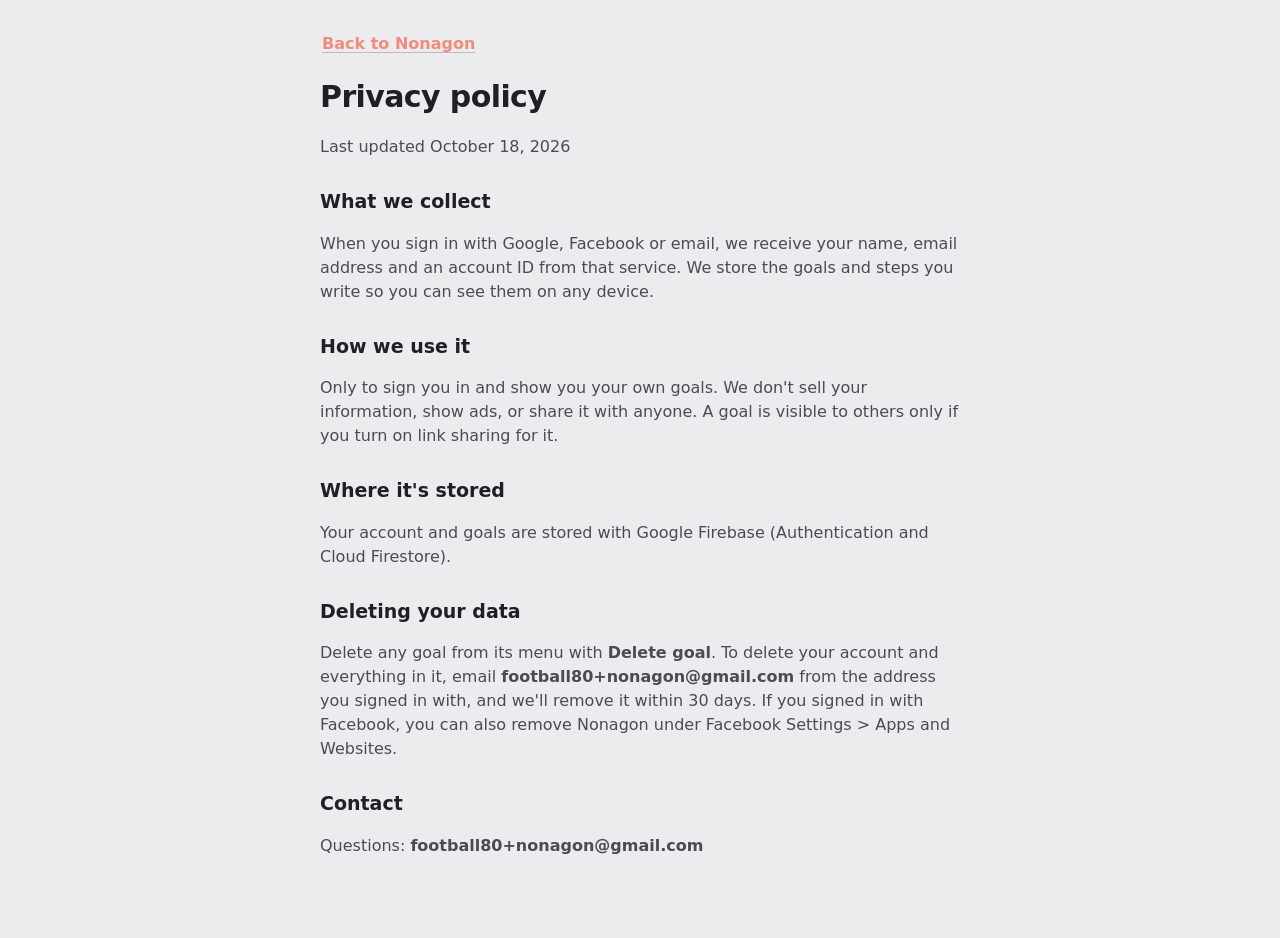
<file: public/privacy.html>
<!doctype html>
<html lang="en">
<head>
  <meta charset="utf-8">
  <meta name="viewport" content="width=device-width, initial-scale=1">
  <title>Nonagon privacy policy</title>
  <link rel="stylesheet" href="css/app.css">
  <style>
    .policy { max-width: 680px; margin: 0 auto; padding: 32px 20px 64px; }
    .policy h1 { font-size: 30px; letter-spacing: -0.02em; margin: 18px 0 4px; }
    .policy h2 { font-size: 19px; margin: 28px 0 6px; }
    .policy p, .policy li { color: var(--ink-2); }
  </style>
</head>
<body>
  <main class="policy">
    <a class="link" href="./">Back to Nonagon</a>
    <h1>Privacy policy</h1>
    <p>Last updated October 18, 2026</p>

    <h2>What we collect</h2>
    <p>When you sign in with Google, Facebook or email, we receive your name, email address and an account ID from that service. We store the goals and steps you write so you can see them on any device.</p>

    <h2>How we use it</h2>
    <p>Only to sign you in and show you your own goals. We don't sell your information, show ads, or share it with anyone. A goal is visible to others only if you turn on link sharing for it.</p>

    <h2>Where it's stored</h2>
    <p>Your account and goals are stored with Google Firebase (Authentication and Cloud Firestore).</p>

    <h2>Deleting your data</h2>
    <p>Delete any goal from its menu with <strong>Delete goal</strong>. To delete your account and everything in it, email <strong>football80+nonagon@gmail.com</strong> from the address you signed in with, and we'll remove it within 30 days. If you signed in with Facebook, you can also remove Nonagon under Facebook Settings &gt; Apps and Websites.</p>

    <h2>Contact</h2>
    <p>Questions: <strong>football80+nonagon@gmail.com</strong></p>
  </main>
</body>
</html>
</file>
<file: public/css/app.css>
/* Nonagon: calm, premium goal grids.
   Neutral greys so any accent works; the accent marks the open square. Gold marks progress.
   The accent (--moss, --moss-2, --moss-ink) is set from Settings by js/settings.js;
   --step tints the surrounding squares with it. */
:root {
  --font: 'Hanken Grotesk', ui-sans-serif, system-ui, -apple-system, 'Segoe UI', sans-serif;
  --fog: #ECECEE;
  --fog-2: #E2E2E6;
  --paper: #FFFFFF;
  --ink: #1F2024;
  --ink-2: #4A4C54;
  --mute: #77787F;
  --line: rgba(30, 32, 40, 0.13);
  --line-2: rgba(30, 32, 40, 0.24);
  --block: rgba(30, 32, 40, 0.055);
  --moss: #F08C7B;
  --moss-2: #E47C6A;
  --moss-ink: #3A1D17;
  --step: color-mix(in srgb, var(--moss) 12%, var(--paper));
  --brass: #C2923E;
  --brass-2: #E0BC72;
  --brass-soft: #F5EBD6;
  --danger: #B4443A;
  --shadow-tile: 0 1px 0 rgba(255, 255, 255, 0.7) inset, 0 1px 2px rgba(20, 22, 30, 0.07), 0 6px 18px -10px rgba(20, 22, 30, 0.25);
  --shadow-float: 0 1px 2px rgba(20, 22, 30, 0.08), 0 18px 40px -18px rgba(20, 22, 30, 0.38);
  --glass: rgba(255, 255, 255, 0.82);
  --ease: cubic-bezier(0.2, 0.7, 0.2, 1);
  --spring: cubic-bezier(0.34, 1.4, 0.5, 1);
  --top: calc(64px + env(safe-area-inset-top));
  color-scheme: light;
}
@media (prefers-color-scheme: dark) {
  :root:not([data-theme="light"]) {
    --fog: #141518; --fog-2: #1B1C20; --paper: #212328; --ink: #E7E8EB; --ink-2: #B9BBC2; --mute: #8A8C94;
    --line: rgba(230, 232, 240, 0.1); --line-2: rgba(230, 232, 240, 0.2); --block: rgba(230, 232, 240, 0.04);
    --brass: #D6AA5C; --brass-2: #E6C688; --brass-soft: #3A3324;
    --danger: #E58377; --glass: rgba(33, 35, 40, 0.84);
    --step: color-mix(in srgb, var(--moss) 14%, var(--paper));
    --shadow-tile: 0 1px 0 rgba(255, 255, 255, 0.04) inset, 0 1px 2px rgba(0, 0, 0, 0.3), 0 8px 20px -12px rgba(0, 0, 0, 0.6);
    --shadow-float: 0 1px 2px rgba(0, 0, 0, 0.4), 0 18px 40px -18px rgba(0, 0, 0, 0.8);
    color-scheme: dark;
  }
}
:root[data-theme="dark"] {
  --fog: #141518; --fog-2: #1B1C20; --paper: #212328; --ink: #E7E8EB; --ink-2: #B9BBC2; --mute: #8A8C94;
  --line: rgba(230, 232, 240, 0.1); --line-2: rgba(230, 232, 240, 0.2); --block: rgba(230, 232, 240, 0.04);
  --brass: #D6AA5C; --brass-2: #E6C688; --brass-soft: #3A3324;
  --danger: #E58377; --glass: rgba(33, 35, 40, 0.84);
  --step: color-mix(in srgb, var(--moss) 14%, var(--paper));
  --shadow-tile: 0 1px 0 rgba(255, 255, 255, 0.04) inset, 0 1px 2px rgba(0, 0, 0, 0.3), 0 8px 20px -12px rgba(0, 0, 0, 0.6);
  --shadow-float: 0 1px 2px rgba(0, 0, 0, 0.4), 0 18px 40px -18px rgba(0, 0, 0, 0.8);
  color-scheme: dark;
}

* { box-sizing: border-box; }
html, body { height: 100%; }
body {
  margin: 0;
  background: var(--fog);
  color: var(--ink);
  font-family: var(--font);
  font-size: 16px;
  line-height: 1.5;
  -webkit-font-smoothing: antialiased;
  -webkit-tap-highlight-color: transparent;
}
button, input, textarea { font: inherit; color: inherit; }
button { cursor: pointer; }
:focus-visible { outline: 2px solid var(--brass); outline-offset: 2px; }
.sr-only { position: absolute; width: 1px; height: 1px; overflow: hidden; clip: rect(0 0 0 0); white-space: nowrap; }
[hidden] { display: none !important; }
svg { flex: none; }

.screen { min-height: 100%; }
.screen.active { animation: screen-in 0.45s var(--ease); }
@keyframes screen-in { from { opacity: 0; } }
.center-screen { display: grid; place-items: center; min-height: 100dvh; padding: 24px 16px; }

.mark-bg { fill: var(--moss); }
.mark-cells rect { fill: var(--moss-ink); opacity: 0.55; }
.mark-core { fill: var(--paper); }
.mark-cells rect { fill: var(--moss-ink); opacity: 0.45; }
.pulse-mark { animation: pulse 1.4s ease-in-out infinite; }
@keyframes pulse { 50% { transform: scale(0.92); opacity: 0.7; } }

.brand { display: flex; align-items: center; gap: 10px; font-weight: 700; font-size: 18px; letter-spacing: -0.01em; }

/* ---------- buttons ---------- */
.btn {
  display: inline-flex; align-items: center; justify-content: center; gap: 8px;
  min-height: 44px; padding: 0 18px; border-radius: 12px; border: 1px solid transparent;
  background: var(--paper); color: var(--ink); font-weight: 600; font-size: 15px; text-decoration: none;
  transition: transform 0.15s var(--ease), background 0.2s, border-color 0.2s, opacity 0.2s;
}
.btn:active { transform: scale(0.97); }
.btn:disabled { opacity: 0.45; cursor: default; transform: none; }
.btn.primary { background: var(--moss); color: var(--moss-ink); }
.btn.primary:hover:not(:disabled) { background: var(--moss-2); }
.btn.ghost { background: transparent; border-color: var(--line-2); }
.btn.ghost:hover:not(:disabled) { background: var(--block); }
.btn.danger { background: var(--danger); color: #fff; }
.btn.danger-text { color: var(--danger); }
.btn.wide { width: 100%; }
.btn.busy { pointer-events: none; opacity: 0.7; }
.btn.busy::after { content: ''; width: 14px; height: 14px; border-radius: 50%; border: 2px solid currentColor; border-right-color: transparent; animation: spin 0.7s linear infinite; }
@keyframes spin { to { transform: rotate(360deg); } }
.link { background: none; border: 0; padding: 6px 2px; color: var(--moss); font-weight: 600; text-decoration: underline; text-underline-offset: 3px; text-decoration-color: var(--line-2); }
.link:hover { text-decoration-color: currentColor; }
.icon-btn { width: 44px; height: 44px; display: grid; place-items: center; border-radius: 12px; border: 0; background: transparent; }
.icon-btn:hover { background: var(--block); }
.icon-btn svg, .dock-btn svg, .menu svg, .account svg { width: 20px; height: 20px; fill: none; stroke: currentColor; stroke-width: 1.6; stroke-linecap: round; stroke-linejoin: round; }
.icon-btn svg circle { fill: currentColor; stroke: none; }

/* ---------- auth ---------- */
.auth-wrap { min-height: 100dvh; display: grid; grid-template-columns: 1fr; }
.auth-hero { display: grid; place-items: center; padding: calc(28px + env(safe-area-inset-top)) 16px 4px; }
.hero-grid {
  --g: min(72vw, 300px);
  width: var(--g); height: var(--g);
  display: grid; grid-template-columns: repeat(3, 1fr); gap: calc(var(--g) * 0.03);
}
.hero-grid .hb { display: grid; grid-template-columns: repeat(3, 1fr); gap: calc(var(--g) * 0.009); }
.hero-grid i {
  border-radius: 22%; background: var(--paper); box-shadow: 0 1px 2px rgba(22, 40, 34, 0.08);
  opacity: 0; transform: scale(0.4);
  animation: cell-in 0.7s var(--spring) forwards; animation-delay: var(--d);
}
.hero-grid i.c { background: var(--moss); }
.hero-grid i.sub { background: color-mix(in srgb, var(--moss) 22%, var(--paper)); }
.hero-grid i.done { background: var(--brass-soft); }
.hero-grid i.empty { background: transparent; box-shadow: inset 0 0 0 1px var(--line-2); }
@keyframes cell-in { to { opacity: 1; transform: scale(1); } }
.auth-panel { width: 100%; max-width: 420px; margin: 0 auto; padding: 20px 20px calc(36px + env(safe-area-inset-bottom)); }
.auth-panel .brand { margin-bottom: 18px; }
.auth-title { font-size: clamp(28px, 6.4vw, 40px); line-height: 1.08; letter-spacing: -0.025em; font-weight: 700; margin: 0 0 12px; text-wrap: balance; }
.auth-lede { color: var(--ink-2); margin: 0 0 24px; max-width: 36ch; }
.providers { display: grid; gap: 10px; }
.provider { justify-content: flex-start; padding: 0 16px; border-color: var(--line); box-shadow: 0 1px 2px rgba(22, 40, 34, 0.05); }
.provider svg { width: 18px; height: 18px; }
.provider:hover:not(:disabled) { border-color: var(--line-2); }
.or { display: flex; align-items: center; gap: 12px; color: var(--mute); font-size: 13px; margin: 18px 0; }
.or::before, .or::after { content: ''; height: 1px; flex: 1; background: var(--line); }
.email-form { display: grid; gap: 10px; }
.email-form input, .field textarea, .new-goal-form textarea, .link-row input {
  width: 100%; min-height: 46px; padding: 11px 14px; border-radius: 12px; border: 1px solid var(--line-2);
  background: var(--paper); outline: none; transition: border-color 0.2s, box-shadow 0.2s;
}
.email-form input:focus, .field textarea:focus, .new-goal-form textarea:focus { border-color: var(--moss); box-shadow: 0 0 0 3px color-mix(in srgb, var(--moss) 18%, transparent); }
.auth-error { margin: 0; color: var(--danger); font-size: 14px; }
.mode-links { display: flex; flex-wrap: wrap; justify-content: space-between; gap: 8px; margin-top: 12px; }
.mode-links button { background: none; border: 0; color: var(--ink-2); font-size: 14px; padding: 8px 0; text-decoration: underline; text-decoration-color: var(--line-2); text-underline-offset: 3px; }
.demo-note { display: none; }
#screen-auth.demo .demo-note { display: block; padding: 16px; border-radius: 16px; background: var(--paper); box-shadow: var(--shadow-tile); margin-bottom: 20px; }
#screen-auth.demo .demo-note p { margin: 0 0 12px; font-size: 14px; color: var(--ink-2); }
#screen-auth.demo .providers, #screen-auth.demo .email-form, #screen-auth.demo .or, #screen-auth.demo .mode-links { opacity: 0.5; }
@media (min-width: 900px) {
  .auth-wrap { grid-template-columns: 1.1fr 1fr; align-items: center; }
  .auth-hero { padding: 40px; min-height: 100dvh; }
  .hero-grid { --g: min(44vw, 560px); }
  .auth-panel { padding: 40px; }
}

/* ---------- verify / missing ---------- */
.verify-card { max-width: 400px; text-align: center; display: grid; justify-items: center; gap: 12px; }
.verify-card h1 { margin: 8px 0 0; font-size: 26px; letter-spacing: -0.02em; }
.verify-card p { margin: 0 0 8px; color: var(--ink-2); }
.verify-links { display: flex; gap: 16px; flex-wrap: wrap; justify-content: center; }

/* ---------- top bars ---------- */
.topbar {
  position: sticky; top: 0; z-index: 10; display: flex; align-items: center; gap: 6px;
  padding: calc(10px + env(safe-area-inset-top)) 12px 10px; min-height: var(--top);
}
.home-bar { justify-content: space-between; background: color-mix(in srgb, var(--fog) 88%, transparent); backdrop-filter: blur(12px); -webkit-backdrop-filter: blur(12px); padding-left: 16px; }
.home-bar .brand { margin-right: auto; }
.req-btn { gap: 6px; padding: 0 12px; min-height: 38px; font-size: 14px; color: var(--ink-2); border-color: var(--line); }
.req-btn svg, .req-icon svg { width: 18px; height: 18px; fill: none; stroke: currentColor; stroke-width: 1.6; stroke-linecap: round; stroke-linejoin: round; }
@media (max-width: 520px) { .req-btn { padding: 0; width: 40px; border-color: transparent; } .req-btn span { display: none; } }
.demo-mode .req-btn, .demo-mode .req-icon { display: none; }
.account { gap: 4px; padding: 0 10px 0 14px; min-height: 38px; font-weight: 600; }
.demo-chip, .view-chip, .chip { font-size: 12px; font-weight: 600; padding: 4px 9px; border-radius: 999px; background: var(--brass-soft); color: var(--ink-2); white-space: nowrap; }
.demo-chip { display: none; }
.is-demo .demo-chip { display: inline-block; }
@media (max-width: 480px) { .demo-chip { font-size: 0; padding: 4px; } .is-demo .demo-chip::after { content: 'Demo'; font-size: 12px; padding: 0 5px; } }

/* ---------- home ---------- */
.home-main { max-width: 1080px; margin: 0 auto; padding: 8px 16px calc(48px + env(safe-area-inset-bottom)); }
.home-head h1 { font-size: 30px; letter-spacing: -0.02em; margin: 14px 4px 18px; }
.boards { display: grid; grid-template-columns: repeat(auto-fill, minmax(min(100%, 230px), 1fr)); gap: 14px; }
.board-card {
  position: relative; display: grid; grid-template-rows: auto 1fr auto; gap: 8px; text-align: left;
  padding: 12px 12px 14px; border-radius: 20px; border: 0; background: var(--paper); box-shadow: var(--shadow-tile);
  transition: transform 0.25s var(--ease), box-shadow 0.25s;
}
.board-card:hover { transform: translateY(-2px); box-shadow: var(--shadow-float); }
.board-card .thumb { width: 100%; aspect-ratio: 1; border-radius: 12px; background: var(--fog); display: block; }
.board-title { font-weight: 650; font-size: 17px; line-height: 1.25; letter-spacing: -0.01em; padding: 0 4px; text-wrap: pretty; }
.board-meta { display: flex; flex-wrap: wrap; align-items: center; gap: 6px 8px; font-size: 13px; padding: 0 4px; font-variant-numeric: tabular-nums; }
.board-meta .dim { color: var(--mute); }
.board-meta .right { margin-left: auto; }
.meter { width: 44px; height: 5px; border-radius: 3px; background: var(--line); overflow: hidden; }
.meter i { display: block; height: 100%; width: calc(var(--p) * 100%); background: var(--brass); border-radius: inherit; }
.board-card.new { place-items: center; align-content: center; grid-template-rows: auto auto; min-height: 150px; background: transparent; box-shadow: inset 0 0 0 1.5px var(--line-2); color: var(--ink-2); }
.board-card.new:hover { background: var(--block); box-shadow: inset 0 0 0 1.5px var(--moss); transform: none; }
.new-mark { width: 54px; height: 54px; border-radius: 14px; background: var(--moss); position: relative; }
.new-mark::before, .new-mark::after { content: ''; position: absolute; left: 50%; top: 50%; width: 20px; height: 2px; background: var(--moss-ink); border-radius: 2px; transform: translate(-50%, -50%); }
.new-mark::after { transform: translate(-50%, -50%) rotate(90deg); }
.loading { color: var(--mute); }
.home-empty { max-width: 460px; margin: 6vh auto 0; text-align: center; display: grid; justify-items: center; gap: 6px; }
.home-empty h1 { font-size: clamp(26px, 6vw, 34px); line-height: 1.1; letter-spacing: -0.02em; margin: 18px 0 4px; text-wrap: balance; }
.home-empty p { margin: 0 0 18px; color: var(--ink-2); }
.empty-grid { display: grid; grid-template-columns: repeat(3, 44px); gap: 6px; }
.empty-grid i { aspect-ratio: 1; border-radius: 11px; box-shadow: inset 0 0 0 1.5px var(--line-2); animation: cell-in 0.6s var(--spring) both; }
.empty-grid i.core { background: var(--moss); box-shadow: none; }
.empty-grid i:nth-child(1) { animation-delay: 0.08s; } .empty-grid i:nth-child(2) { animation-delay: 0.12s; } .empty-grid i:nth-child(3) { animation-delay: 0.16s; }
.empty-grid i:nth-child(4) { animation-delay: 0.2s; } .empty-grid i:nth-child(6) { animation-delay: 0.24s; } .empty-grid i:nth-child(7) { animation-delay: 0.28s; }
.empty-grid i:nth-child(8) { animation-delay: 0.32s; } .empty-grid i:nth-child(9) { animation-delay: 0.36s; }
.new-goal-form { width: 100%; display: grid; gap: 10px; margin-bottom: 8px; }
.new-goal-form textarea { resize: none; font-size: 18px; text-align: center; }

/* ---------- board ---------- */
#screen-editor { position: fixed; inset: 0; overflow: hidden; }
#screen-editor.active { animation: none; }
.stage { position: absolute; inset: 0; overflow: hidden; touch-action: none; cursor: default; outline: none; user-select: none; -webkit-user-select: none; }
.stage.grabbing { cursor: grabbing; }
.world { position: absolute; inset: 0; transform-origin: 50% 50%; }
.board-bar {
  position: absolute; left: 0; right: 0; top: 0;
  background: linear-gradient(var(--fog) 55%, color-mix(in srgb, var(--fog) 0%, transparent));
  pointer-events: none;
}
.board-bar > * { pointer-events: auto; }
.crumbs { flex: 1; min-width: 0; display: flex; align-items: center; gap: 2px; overflow-x: auto; scrollbar-width: none; padding-left: 6px; white-space: nowrap; }
.crumbs::-webkit-scrollbar { display: none; }
.crumbs.scrolled { mask-image: linear-gradient(90deg, transparent, #000 22px); -webkit-mask-image: linear-gradient(90deg, transparent, #000 22px); }
.crumb { border: 0; background: none; padding: 6px 6px; border-radius: 8px; color: var(--mute); font-size: 14px; max-width: 16ch; overflow: hidden; text-overflow: ellipsis; flex: none; }
button.crumb:hover { background: var(--block); color: var(--ink); }
.crumb.current { color: var(--ink); font-weight: 650; max-width: 28ch; }
.crumbs .sep { color: var(--line-2); flex: none; }
.save-state { font-size: 12px; color: var(--mute); min-width: 0; white-space: nowrap; }
.save-state.bad { color: var(--danger); }
@media (max-width: 520px) { .save-state { display: none; } }
.board-progress { position: relative; width: 40px; height: 40px; display: grid; place-items: center; font-size: 10.5px; font-weight: 700; font-variant-numeric: tabular-nums; flex: none; }
.board-progress svg { position: absolute; inset: 0; transform: rotate(-90deg); }
.board-progress circle { fill: none; stroke: var(--line); stroke-width: 2.5; }
.board-progress .arc { stroke: var(--brass); stroke-linecap: round; stroke-dasharray: 94.25; stroke-dashoffset: calc(94.25 * (1 - var(--p, 0))); transition: stroke-dashoffset 0.8s var(--ease); }
.view-chip { display: none; }
.read-only .view-chip { display: inline-block; }
.read-only .edit-only, .read-only .save-state, .read-only [data-act=back] { display: none; }

.dock {
  position: absolute; left: 50%; bottom: calc(14px + env(safe-area-inset-bottom)); transform: translateX(-50%);
  display: flex; gap: 2px; padding: 5px; border-radius: 18px; background: var(--glass);
  backdrop-filter: blur(16px) saturate(1.2); -webkit-backdrop-filter: blur(16px) saturate(1.2);
  box-shadow: var(--shadow-float), inset 0 0 0 1px var(--line); z-index: 10;
}
.dock-btn { display: grid; justify-items: center; gap: 1px; min-width: 56px; padding: 7px 8px 5px; border: 0; border-radius: 13px; background: transparent; font-size: 11px; font-weight: 600; color: var(--ink-2); }
.dock-btn:hover:not(:disabled) { background: var(--block); color: var(--ink); }
.dock-btn:disabled { opacity: 0.35; cursor: default; }
.dock-btn.view-btn { min-width: 66px; color: var(--moss); }
.make-own { display: none; }
.read-only .make-own { display: block; position: absolute; right: 16px; bottom: calc(86px + env(safe-area-inset-bottom)); z-index: 10; padding: 10px 14px; border-radius: 12px; background: var(--moss); color: var(--moss-ink); font-weight: 600; text-decoration: none; font-size: 14px; box-shadow: var(--shadow-float); }

/* ---------- cells ---------- */
.cell { position: absolute; left: 0; top: 0; will-change: transform; contain: layout style; }
.cell .face {
  position: absolute; inset: 0; display: grid; place-items: center; overflow: hidden;
  border-radius: min(calc(var(--px) * 0.14px), 18px);
  transition: background-color 0.35s var(--ease), box-shadow 0.35s var(--ease), transform 0.25s var(--ease);
}
.k-block { z-index: 0; pointer-events: none; }
.k-block .face { background: var(--block); border-radius: min(calc(var(--px) * 0.05px), 24px); }
.k-block.is-focus .face { background: color-mix(in srgb, var(--moss) 9%, transparent); }
.k-frame { z-index: 0; pointer-events: none; }
.k-frame .face { box-shadow: inset 0 0 0 1px var(--line); border-radius: min(calc(var(--px) * 0.025px), 14px); }
.k-blob { z-index: 1; }
.k-blob .face { background: color-mix(in srgb, var(--brass) calc(var(--p) * 100%), var(--paper)); border-radius: min(calc(var(--px) * 0.12px), 10px); opacity: 0.9; }
.k-node { z-index: 2; cursor: pointer; }
.k-node[data-role=card] { z-index: 1; }
.k-empty { z-index: 2; }

.k-node .face { background: var(--step); box-shadow: var(--shadow-tile); padding: 10% 9% 12%; }
@media (hover: hover) {
  .k-node:hover .face { transform: translateY(-1px); box-shadow: var(--shadow-float); }
  .k-empty.in-focus:hover .face { box-shadow: inset 0 0 0 1.5px var(--moss); background: color-mix(in srgb, var(--moss) 6%, transparent); }
}
.k-node:active .face { transform: scale(0.975); }
.k-node[data-role=center] .face { background: var(--moss); color: var(--moss-ink); }
.k-node.is-done:not([data-role=center]) .face { background: var(--brass-soft); }
.k-node.is-done[data-role=center] .face { background: linear-gradient(150deg, var(--moss), color-mix(in srgb, var(--moss) 70%, var(--brass))); }

.label {
  display: -webkit-box; -webkit-box-orient: vertical; -webkit-line-clamp: 4; overflow: hidden;
  text-align: center; text-wrap: balance; overflow-wrap: anywhere; hyphens: auto;
  font-size: clamp(8px, calc(var(--px) * 0.105px), 30px); line-height: 1.18; font-weight: 500; letter-spacing: -0.005em;
}
[data-role=center] .label { font-size: clamp(9px, calc(var(--px) * 0.12px), 36px); font-weight: 650; letter-spacing: -0.015em; }
[data-role=card] .label { font-size: clamp(8px, calc(var(--px) * 0.09px), 32px); font-weight: 600; }
.k-node:not(.in-focus):not([data-role=card]) .label { color: color-mix(in srgb, currentColor 82%, transparent); }
[data-lod=xs] .label, [data-lod=xs] .bar, [data-lod=xs] .tick, [data-lod=xs] .pct, [data-lod=xs] .plus { display: none; }
[data-lod=s] .label { -webkit-line-clamp: 3; }
[data-lod=s] .tick, [data-lod=s] .pct, [data-lod=m] .pct { display: none; }
[data-lod=l] .label { -webkit-line-clamp: 5; }

.bar { position: absolute; left: 14%; right: 14%; bottom: 8%; height: clamp(2px, calc(var(--px) * 0.022px), 6px); border-radius: 3px; background: var(--line); display: none; overflow: hidden; }
.bar b { display: block; height: 100%; width: 0; background: var(--brass); border-radius: inherit; transition: width 0.7s var(--ease); }
.has-kids .bar { display: block; }
[data-role=center] .bar { background: color-mix(in srgb, var(--moss-ink) 22%, transparent); }
[data-role=center] .bar b { background: var(--brass-2); }
.pct { position: absolute; top: 7%; left: 8%; font-size: clamp(9px, calc(var(--px) * 0.06px), 14px); font-weight: 700; font-variant-numeric: tabular-nums; opacity: 0.75; }
.pct:empty { display: none; }

.tick {
  position: absolute; top: 6%; right: 6%; width: clamp(18px, calc(var(--px) * 0.17px), 30px); aspect-ratio: 1;
  padding: 0; border-radius: 50%; border: 1.5px solid var(--line-2); background: transparent; display: grid; place-items: center;
  opacity: 0; transition: opacity 0.2s, background 0.25s, border-color 0.25s, transform 0.2s var(--spring);
}
.tick svg { width: 62%; height: 62%; fill: none; stroke: var(--paper); stroke-width: 2.2; stroke-linecap: round; stroke-linejoin: round; stroke-dasharray: 16; stroke-dashoffset: 16; transition: stroke-dashoffset 0.35s var(--ease) 0.05s; }
.in-focus .tick, .is-done .tick { opacity: 1; }
.read-only .tick { pointer-events: none; }
.read-only .in-focus:not(.is-done) .tick { opacity: 0; }
@media (hover: hover) { .k-node:hover .tick { opacity: 1; } .tick:hover { border-color: var(--brass); transform: scale(1.08); } }
.is-done .tick { background: var(--brass); border-color: var(--brass); }
.is-done .tick svg { stroke-dashoffset: 0; }
[data-role=center] .tick { border-color: color-mix(in srgb, var(--moss-ink) 40%, transparent); }
[data-role=center].is-done .tick { background: var(--brass-2); border-color: var(--brass-2); }
[data-role=center].is-done .tick svg { stroke: var(--moss); }

.dots { position: absolute; left: 8%; top: 7%; display: none; grid-template-columns: repeat(3, 1fr); gap: 2px; width: clamp(12px, calc(var(--px) * 0.12px), 26px); }
[data-role=card][data-lod=l] .dots, [data-role=card][data-lod=m] .dots, .peek[data-lod=l] .dots, .peek[data-lod=m] .dots { display: grid; }
.dots i { aspect-ratio: 1; border-radius: 1.5px; background: var(--line); }
.dots i.on { background: var(--mute); }
.dots i.done { background: var(--brass); }
.dots i.me { background: var(--moss); }
[data-role=card] .pct { left: auto; right: 8%; top: auto; bottom: 14%; }

.note-btn {
  position: absolute; top: 6%; right: calc(6% + clamp(18px, calc(var(--px) * 0.17px), 30px) + 2%);
  width: clamp(18px, calc(var(--px) * 0.17px), 30px); aspect-ratio: 1; padding: 0; border: 0; border-radius: 50%;
  background: transparent; color: var(--mute); display: none; place-items: center;
}
.note-btn svg { width: 72%; height: 72%; fill: none; stroke: currentColor; stroke-width: 1.4; stroke-linecap: round; stroke-linejoin: round; }
.has-note .note-btn { display: grid; }
[data-lod=xs] .note-btn, [data-lod=s] .note-btn { display: none; }
[data-role=center] .note-btn { color: color-mix(in srgb, var(--moss-ink) 70%, transparent); }
@media (hover: hover) { .note-btn:hover { color: var(--ink); background: var(--block); } [data-role=center] .note-btn:hover { color: var(--moss-ink); } }
.notes-field textarea { font-size: 16px; line-height: 1.45; min-height: 9em; }
.notes-text { margin: 0; white-space: pre-wrap; overflow-wrap: anywhere; max-height: 50dvh; overflow: auto; color: var(--ink); }

.k-empty .face { border-radius: min(calc(var(--px) * 0.14px), 18px); box-shadow: inset 0 0 0 1px var(--line); gap: 4%; align-content: center; transition: box-shadow 0.25s, background 0.25s; }
.k-empty.in-focus { cursor: pointer; }
.k-empty.in-focus .face { box-shadow: inset 0 0 0 1.5px var(--line-2); }
.k-empty .label { display: none; font-size: clamp(9px, calc(var(--px) * 0.085px), 15px); color: var(--mute); font-weight: 600; }
.k-empty.in-focus[data-lod=l] .label, .k-empty.in-focus[data-lod=m] .label { display: block; }
.plus { width: clamp(10px, calc(var(--px) * 0.16px), 26px); aspect-ratio: 1; position: relative; opacity: 0.35; }
.k-empty.in-focus .plus { opacity: 0.7; color: var(--moss); }
.plus::before, .plus::after { content: ''; position: absolute; left: 0; right: 0; top: 50%; height: 1.6px; margin-top: -0.8px; background: currentColor; border-radius: 2px; }
.plus::after { transform: rotate(90deg); }
.k-empty:not(.in-focus) .plus { display: none; }

.appear .face { animation: appear 0.4s var(--ease); }
@keyframes appear { from { opacity: 0; transform: scale(0.94); } }
.born .face { animation: born 0.6s var(--spring); }
@keyframes born { from { transform: scale(0.55); opacity: 0; } }
.just-done .face { animation: done-pop 0.6s var(--spring); }
@keyframes done-pop { 30% { transform: scale(1.05); } }
.ripple { position: absolute; z-index: 5; pointer-events: none; border-radius: 22%; box-shadow: 0 0 0 2px var(--brass); opacity: 0; animation: ripple 1.6s var(--ease) forwards; }
@keyframes ripple { 0% { opacity: 0.9; transform: scale(1); } 100% { opacity: 0; transform: scale(3.4); } }

/* ---------- sheets, menus, toast ---------- */
.scrim { position: fixed; inset: 0; z-index: 40; background: rgba(14, 22, 19, 0.32); opacity: 0; transition: opacity 0.25s; }
.scrim.show { opacity: 1; }
.sheet {
  position: fixed; z-index: 41; left: 0; right: 0; bottom: 0; max-height: 88dvh; overflow: auto;
  padding: 10px 20px calc(20px + env(safe-area-inset-bottom)); border-radius: 24px 24px 0 0; background: var(--paper);
  box-shadow: var(--shadow-float); transform: translateY(100%); transition: transform 0.38s var(--ease);
}
.sheet.show { transform: none; }
.grab { width: 38px; height: 4px; border-radius: 2px; background: var(--line-2); margin: 0 auto 12px; }
.sheet-title { font-size: 20px; letter-spacing: -0.015em; margin: 0 0 6px; }
.sheet-text { color: var(--ink-2); margin: 0 0 14px; font-size: 15px; }
.field { position: relative; }
.field textarea { resize: none; font-size: 18px; line-height: 1.35; padding-bottom: 26px; }
.field .count { position: absolute; right: 12px; bottom: 8px; font-size: 12px; color: var(--mute); font-variant-numeric: tabular-nums; }
.shake { animation: shake 0.35s; }
@keyframes shake { 25% { transform: translateX(-5px); } 75% { transform: translateX(5px); } }
.sheet-row { display: flex; gap: 8px; margin-top: 12px; flex-wrap: wrap; }
.sheet-row .btn { flex: 1; }
.sheet-actions { display: flex; justify-content: flex-end; gap: 10px; margin-top: 18px; }
.sheet-actions .btn { min-width: 104px; }
@media (min-width: 640px) {
  .sheet { left: 50%; right: auto; bottom: auto; top: 50%; width: 460px; border-radius: 22px; padding: 22px 24px 22px; transform: translate(-50%, -46%) scale(0.98); opacity: 0; transition: transform 0.3s var(--ease), opacity 0.25s; }
  .sheet.show { transform: translate(-50%, -50%); opacity: 1; }
  .grab { display: none; }
}
.switch-row { display: flex; align-items: center; gap: 16px; padding: 4px 0 14px; cursor: pointer; }
.switch-row span { flex: 1; display: grid; }
.switch-row small { color: var(--mute); font-size: 13px; }
.switch-row input { appearance: none; width: 46px; height: 28px; border-radius: 14px; background: var(--line-2); position: relative; transition: background 0.2s; flex: none; cursor: pointer; }
.switch-row input::after { content: ''; position: absolute; top: 3px; left: 3px; width: 22px; height: 22px; border-radius: 50%; background: #fff; box-shadow: 0 1px 3px rgba(0, 0, 0, 0.25); transition: transform 0.25s var(--spring); }
.switch-row input:checked { background: var(--moss); }
.switch-row input:checked::after { transform: translateX(18px); }
.link-row { display: flex; gap: 8px; }
.link-row input { font-size: 14px; color: var(--ink-2); }

.menu {
  position: fixed; z-index: 45; min-width: 220px; padding: 6px; border-radius: 16px; background: var(--paper);
  box-shadow: var(--shadow-float), inset 0 0 0 1px var(--line); opacity: 0; transform: translateY(-4px) scale(0.98); transform-origin: top right;
  transition: opacity 0.16s, transform 0.2s var(--ease);
}
.menu.show { opacity: 1; transform: none; }
.menu button { display: flex; align-items: center; gap: 12px; width: 100%; padding: 11px 12px; border: 0; border-radius: 10px; background: none; text-align: left; font-size: 15px; }
.menu button:hover, .menu button:focus-visible { background: var(--block); outline: none; }
.menu button.danger { color: var(--danger); }
.menu hr { border: 0; height: 1px; background: var(--line); margin: 6px 4px; }

#toast {
  position: fixed; z-index: 60; left: 50%; bottom: calc(92px + env(safe-area-inset-bottom)); transform: translate(-50%, 16px);
  max-width: min(92vw, 460px); display: flex; align-items: center; gap: 14px; padding: 11px 12px 11px 16px; border-radius: 14px;
  background: var(--ink); color: var(--fog); font-size: 14px; box-shadow: var(--shadow-float); opacity: 0; pointer-events: none;
  transition: opacity 0.25s, transform 0.3s var(--ease);
}
#toast.show { opacity: 1; transform: translate(-50%, 0); pointer-events: auto; }
#toast button { border: 0; background: none; color: var(--brass-2); font-weight: 700; padding: 4px 6px; flex: none; }
body:not([data-screen=editor]) #toast { bottom: calc(24px + env(safe-area-inset-bottom)); }

/* ---------- tour ---------- */
.tour { position: fixed; inset: 0; z-index: 50; opacity: 0; transition: opacity 0.25s; }
.tour.show { opacity: 1; }
.spot { position: absolute; border-radius: 18px; box-shadow: 0 0 0 9999px rgba(14, 22, 19, 0.5); transition: all 0.45s var(--ease); pointer-events: none; }
.tip { position: absolute; padding: 16px 18px 14px; border-radius: 18px; background: var(--paper); box-shadow: var(--shadow-float); transition: top 0.45s var(--ease), left 0.45s var(--ease); }
.tip h3 { margin: 0 0 4px; font-size: 17px; letter-spacing: -0.01em; }
.tip-step { margin: 0 0 4px; font-size: 12px; color: var(--mute); font-variant-numeric: tabular-nums; }
.tip-text { margin: 0; color: var(--ink-2); font-size: 15px; }
.tip-actions { display: flex; justify-content: flex-end; gap: 8px; margin-top: 14px; }
.tip-actions .btn { min-height: 38px; }

/* ---------- print ---------- */
#print-sheet { display: none; }
@media print {
  body > *:not(#print-sheet) { display: none !important; }
  #print-sheet { display: block !important; text-align: center; color: #000; }
  #print-sheet h1 { font-size: 20pt; margin: 0 0 12pt; }
  #print-sheet img { width: 100%; max-width: 180mm; }
  @page { margin: 14mm; }
}

@media (prefers-reduced-motion: reduce) {
  *, *::before, *::after { animation-duration: 0.01ms !important; animation-iteration-count: 1 !important; transition-duration: 0.01ms !important; }
}

/* nested-view frame changes: tiles that leave fade out */
.cell.ghost { animation: ghost 0.38s var(--ease) forwards; }
@keyframes ghost { to { opacity: 0; } }

/* theme switch icon */
.theme-btn .i-sun { display: none; }
:root[data-theme="dark"] .theme-btn .i-sun { display: block; }
:root[data-theme="dark"] .theme-btn .i-moon { display: none; }
@media (prefers-color-scheme: dark) {
  :root:not([data-theme="light"]) .theme-btn .i-sun { display: block; }
  :root:not([data-theme="light"]) .theme-btn .i-moon { display: none; }
}

/* settings */
.settings { display: grid; gap: 22px; }
.settings section { display: grid; gap: 10px; }
.settings h3 { margin: 0; font-size: 14px; font-weight: 650; color: var(--ink-2); letter-spacing: 0.01em; }
.settings .hint { margin: 0; font-size: 13px; color: var(--mute); }
.settings .sheet-actions { margin-top: 0; }
.seg { display: flex; padding: 3px; border-radius: 12px; background: var(--block); box-shadow: inset 0 0 0 1px var(--line); }
.seg label { flex: 1; position: relative; }
.seg input { position: absolute; opacity: 0; inset: 0; margin: 0; cursor: pointer; }
.seg span { display: block; text-align: center; padding: 9px 6px; border-radius: 9px; font-size: 14px; font-weight: 600; color: var(--ink-2); transition: background 0.2s, color 0.2s, box-shadow 0.2s; }
.seg input:checked + span { background: var(--paper); color: var(--ink); box-shadow: 0 1px 3px rgba(0, 0, 0, 0.12); }
.seg input:focus-visible + span { outline: 2px solid var(--brass); outline-offset: 1px; }
.swatches { display: grid; grid-template-columns: repeat(auto-fill, minmax(64px, 1fr)); gap: 10px 6px; }
.swatch { position: relative; display: grid; justify-items: center; gap: 5px; cursor: pointer; }
.swatch > input[type=radio] { position: absolute; opacity: 0; width: 1px; height: 1px; }
.swatch .dot { position: relative; width: 38px; height: 38px; border-radius: 12px; background: var(--sw); box-shadow: inset 0 0 0 1px rgba(0, 0, 0, 0.08); transition: transform 0.2s var(--spring), box-shadow 0.2s; overflow: hidden; }
.swatch.custom .dot { background: conic-gradient(from 0deg, #f08c7b, #e3a54a, #86ae8a, #3e97a3, #5c7fe0, #9c72c9, #e27d9f, #f08c7b); }
.swatch.custom .dot input[type=color] { position: absolute; inset: -8px; width: calc(100% + 16px); height: calc(100% + 16px); opacity: 0; cursor: pointer; border: 0; padding: 0; }
.swatch .sw-name { font-size: 12px; color: var(--mute); }
.swatch > input:checked ~ .dot { transform: scale(1.06); box-shadow: 0 0 0 2px var(--paper), 0 0 0 4px var(--sw); }
.swatch.custom > input:checked ~ .dot { box-shadow: 0 0 0 2px var(--paper), 0 0 0 4px var(--ink-2); }
.swatch > input:checked ~ .sw-name { color: var(--ink); font-weight: 600; }
.swatch > input:focus-visible ~ .dot { outline: 2px solid var(--brass); outline-offset: 4px; }
.preview { display: grid; grid-template-columns: repeat(3, 34px); gap: 5px; justify-content: start; padding-top: 4px; }
.preview i { aspect-ratio: 1; border-radius: 9px; background: var(--step); box-shadow: var(--shadow-tile); }
.preview i.c { background: var(--moss); }
.preview i.d { background: var(--brass-soft); }

/* request a change */
.feedback-form { display: grid; gap: 12px; }
.feedback-form .sheet-text { margin: 0; }
.feedback-form .field textarea { font-size: 16px; }
.feedback-form .hint { margin: 0; font-size: 13px; color: var(--mute); }
.feedback-form .sheet-actions { margin-top: 4px; }
</file>
